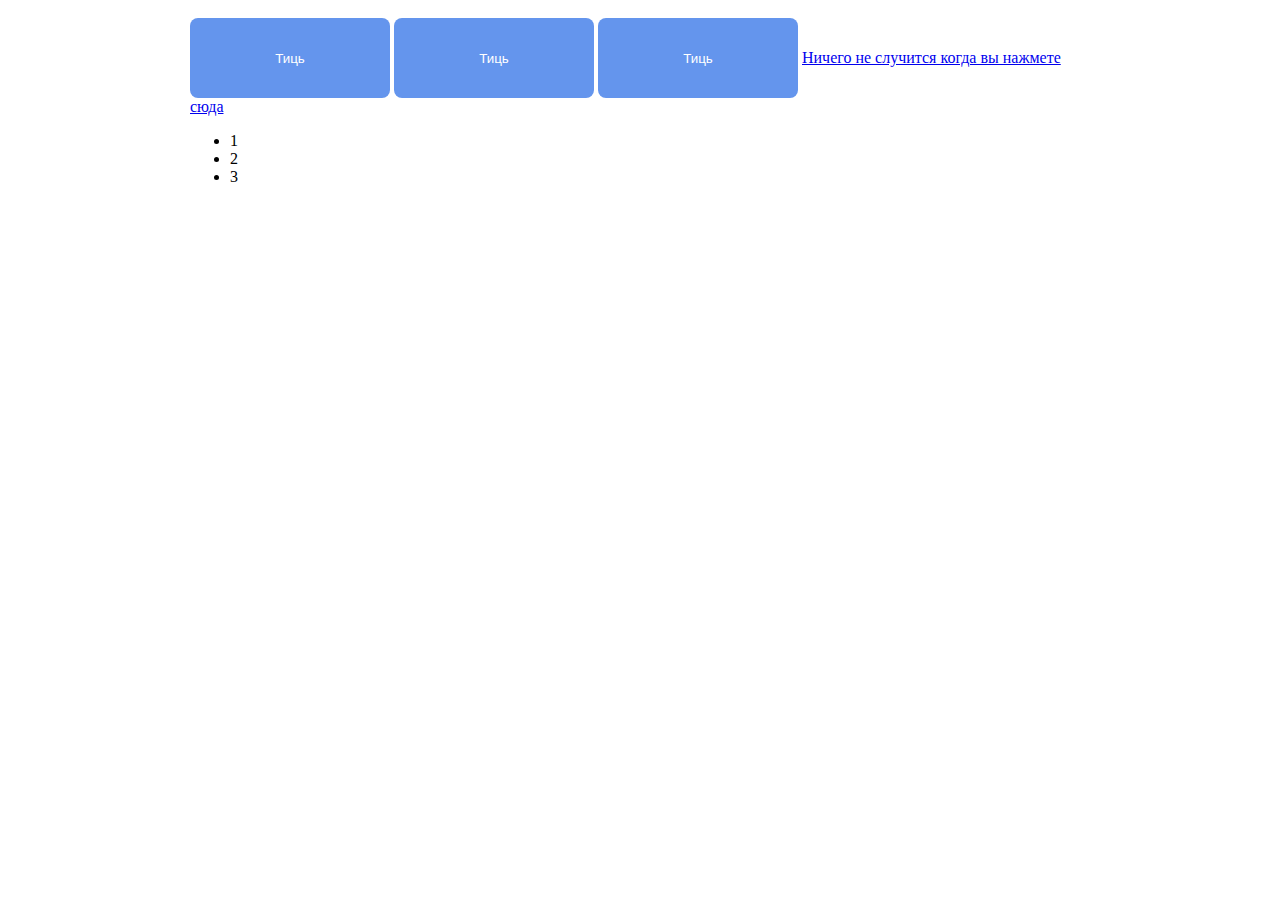
<file: index.html>
<!DOCTYPE html>
<html lang="ru">
   <head>
      <meta charset="utf-8" />
      <meta http-equiv="X-UA-Compatible" content="IE=edge" />
      <title>JavaScript</title>
      <link rel="stylesheet" href="css/style.css" />
   </head>
   <body>
      <div class="container">
         <button class="first__btn">Тиць</button>
         <button class="second__btn">Тиць</button>
         <button class="second__btn">Тиць</button>

         <a href="#">Ничего не случится когда вы нажмете сюда</a>

         <ul>
            <li>1</li>
            <li data-current="2">2</li>
            <li>3</li>
         </ul>
      </div>

      <!-- <script src="js/script.js"></script> -->
      <!-- <script src="./js/cases.js"></script> -->
      <!-- <script src="./js/dom_nav.js"></script> -->
      <script src="./js/rekursia.js"></script>
   </body>
</html>
</file>
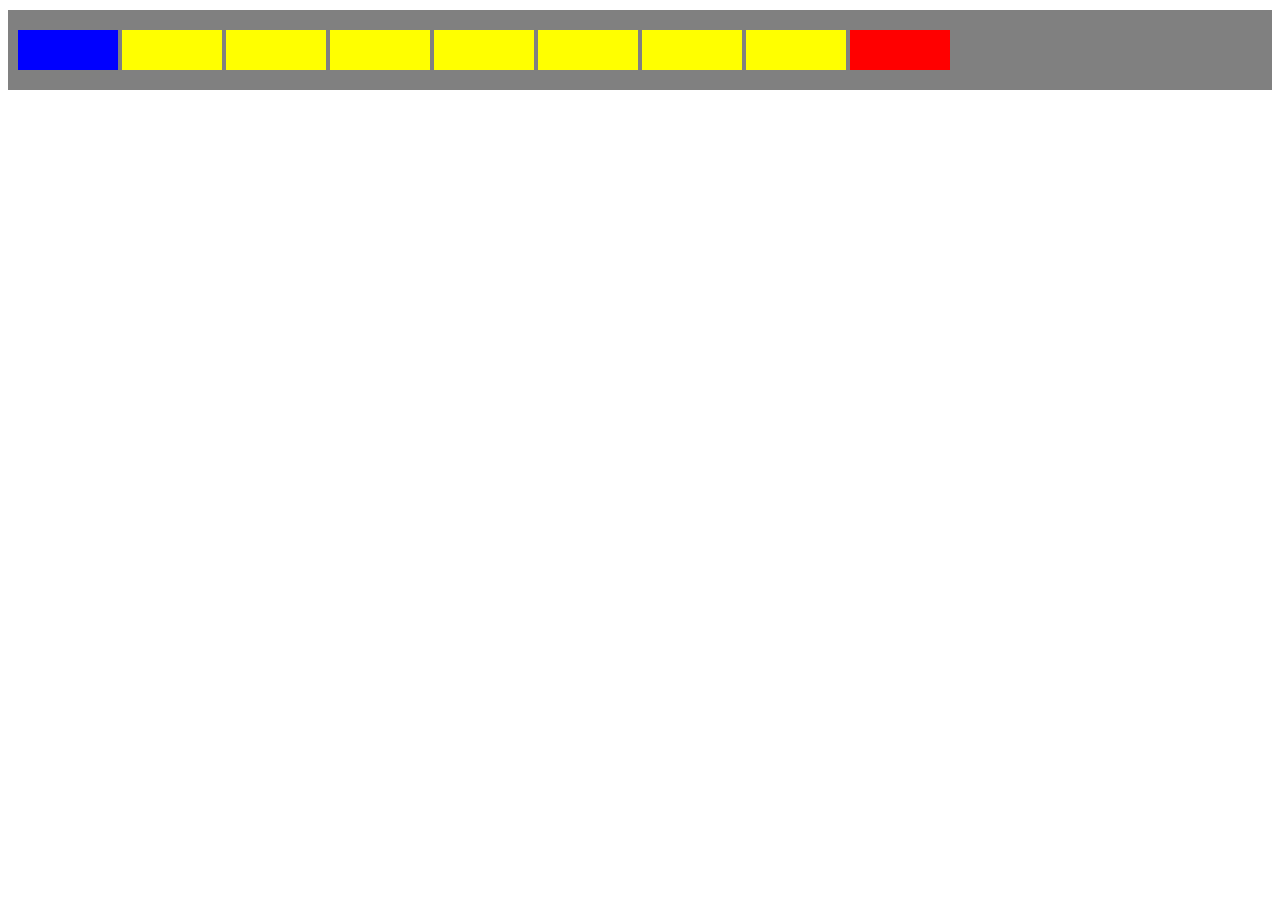
<file: classList/index.html>
<!DOCTYPE html>
<html lang="ru">
	<head>
		<meta charset="utf-8" />
		<meta http-equiv="X-UA-Compatible" content="IE=edge" />
		<title>JavaScript</title>
		<link rel="stylesheet" href="style.css" />
	</head>
	<body>
		<div id="first" class="btn-block">
			<button class="blue some"></button>
			<button></button>
			<button></button>
			<button></button>
			<button></button>
			<button></button>
			<button></button>
			<button></button>
		</div>

		<script src="./script.js"></script>
	</body>
</html>
</file>
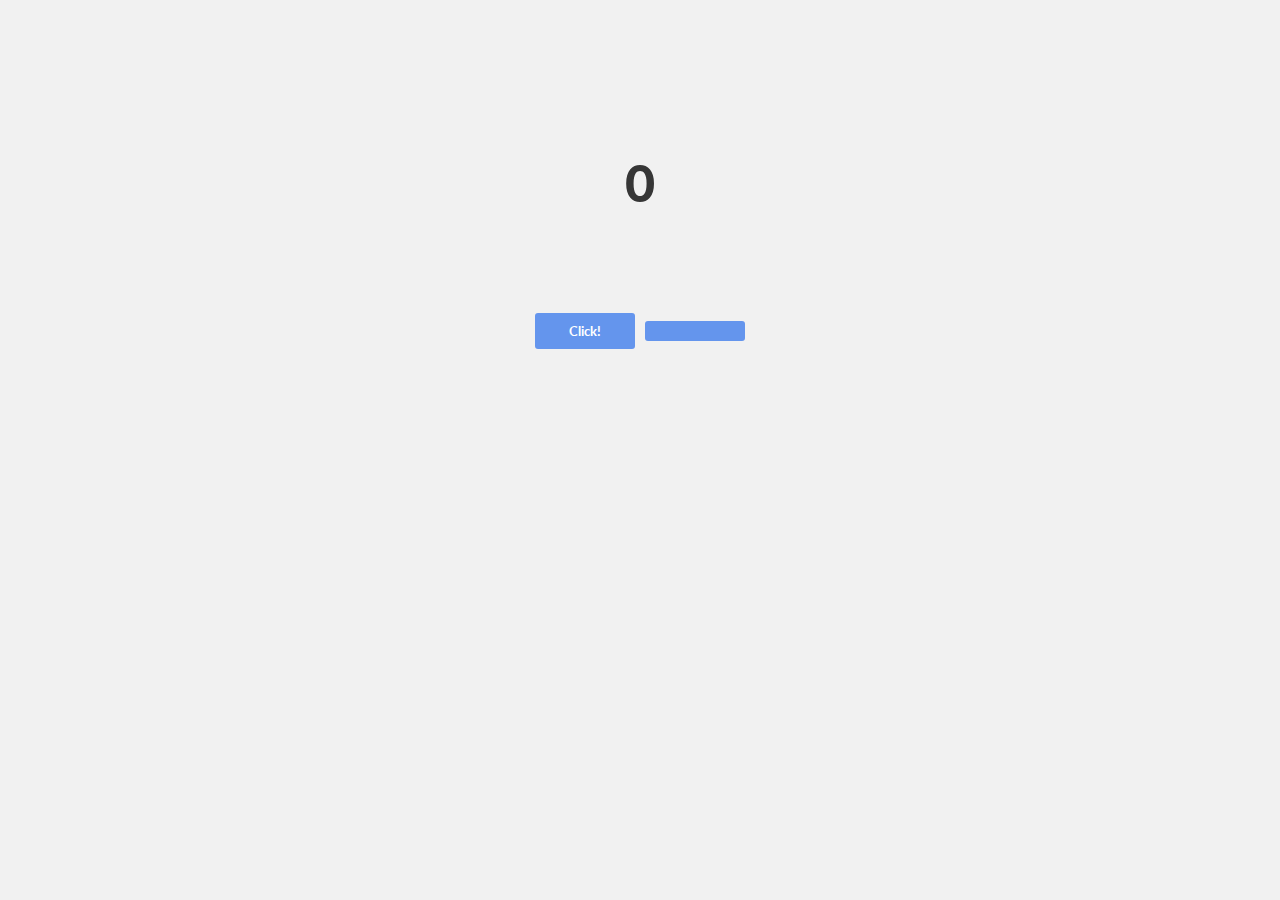
<file: clicker/index.html>
<!DOCTYPE html>
<html lang="en">
   <head>
      <meta charset="UTF-8" />
      <meta http-equiv="X-UA-Compatible" content="IE=edge" />
      <meta name="viewport" content="width=device-width, initial-scale=1.0" />
      <title>Clicker</title>

      <link rel="stylesheet" href="./style.css" />
      <link rel="preconnect" href="https://fonts.googleapis.com" />
      <link rel="preconnect" href="https://fonts.gstatic.com" crossorigin />
      <link
         href="https://fonts.googleapis.com/css2?family=Lato:wght@400;700;900&display=swap"
         rel="stylesheet"
      />
   </head>
   <body>
      <div class="wrapper">
         <h2 class="score">0</h2>
         <ul class="btns__list">
            <button class="score_up game__btn">Click!</button>
            <button class="upgrade game__btn"></button>
         </ul>
      </div>
   </body>
</html>
</file>
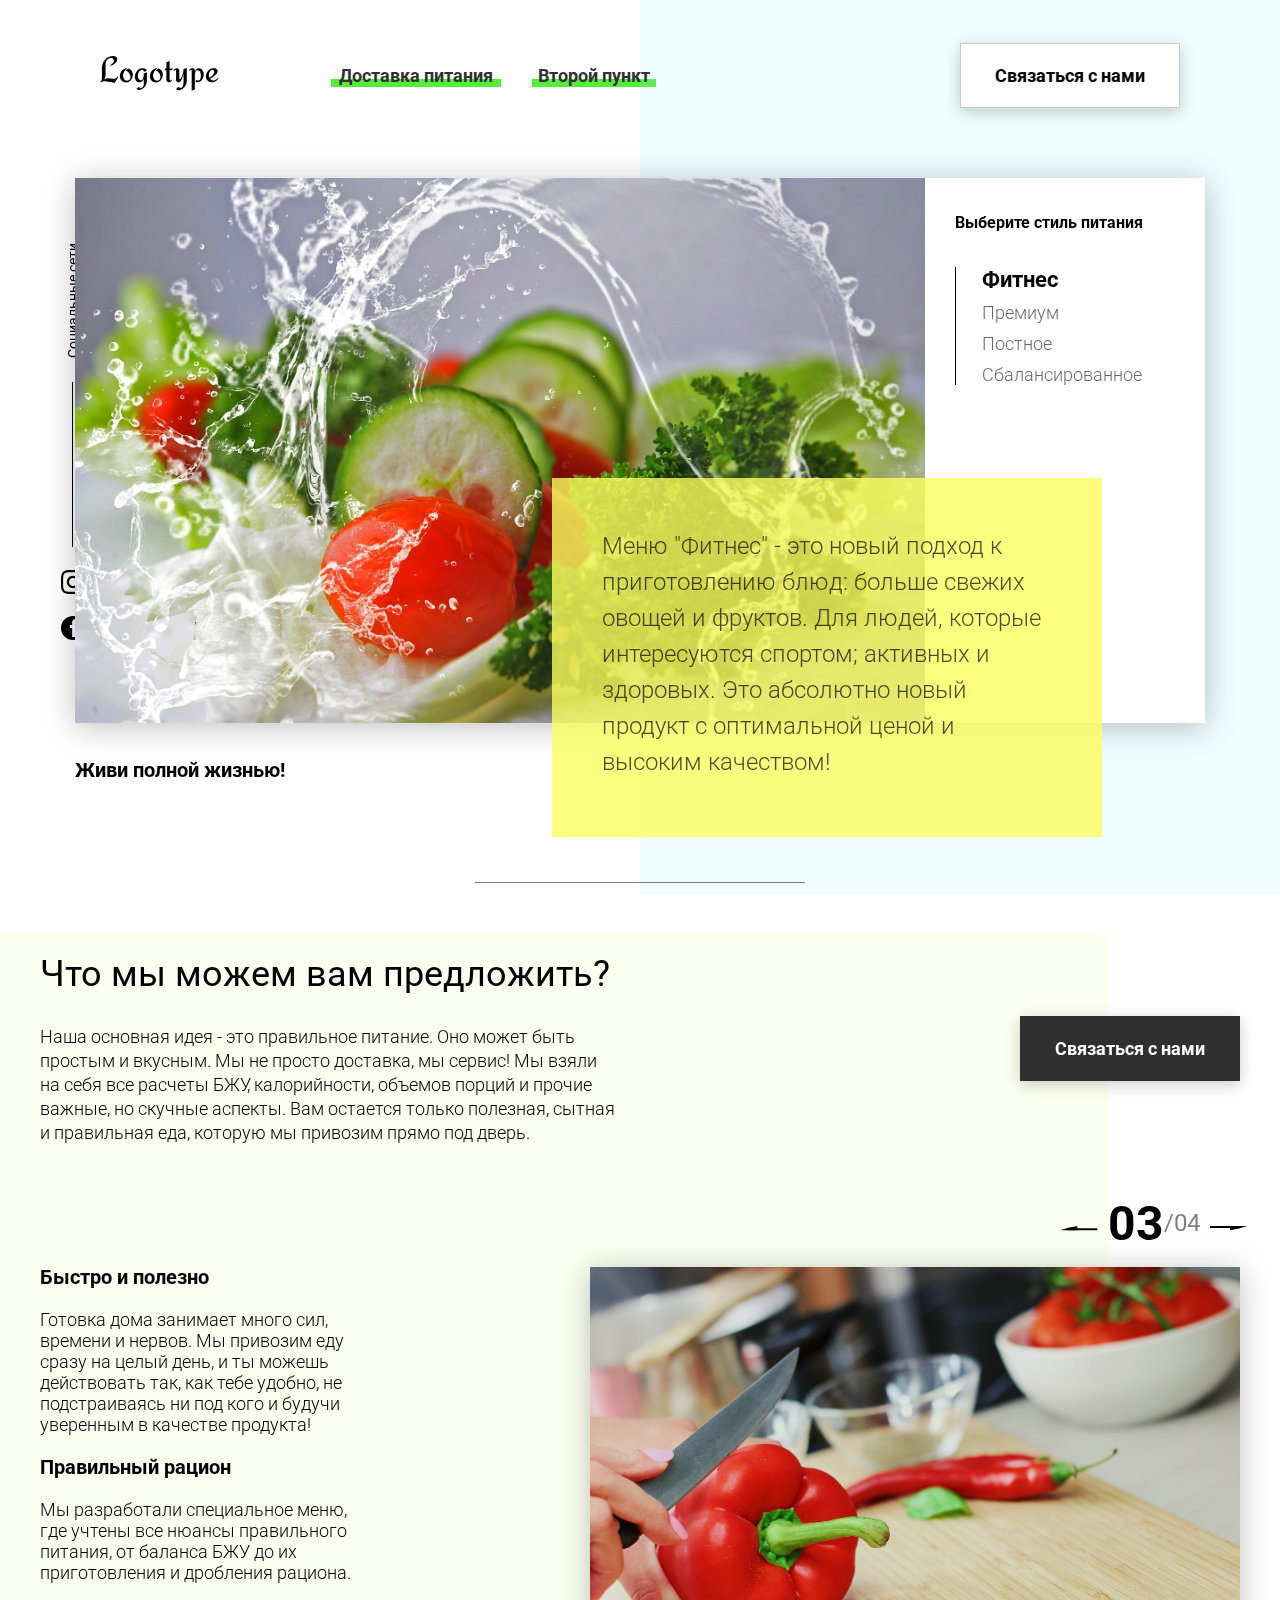
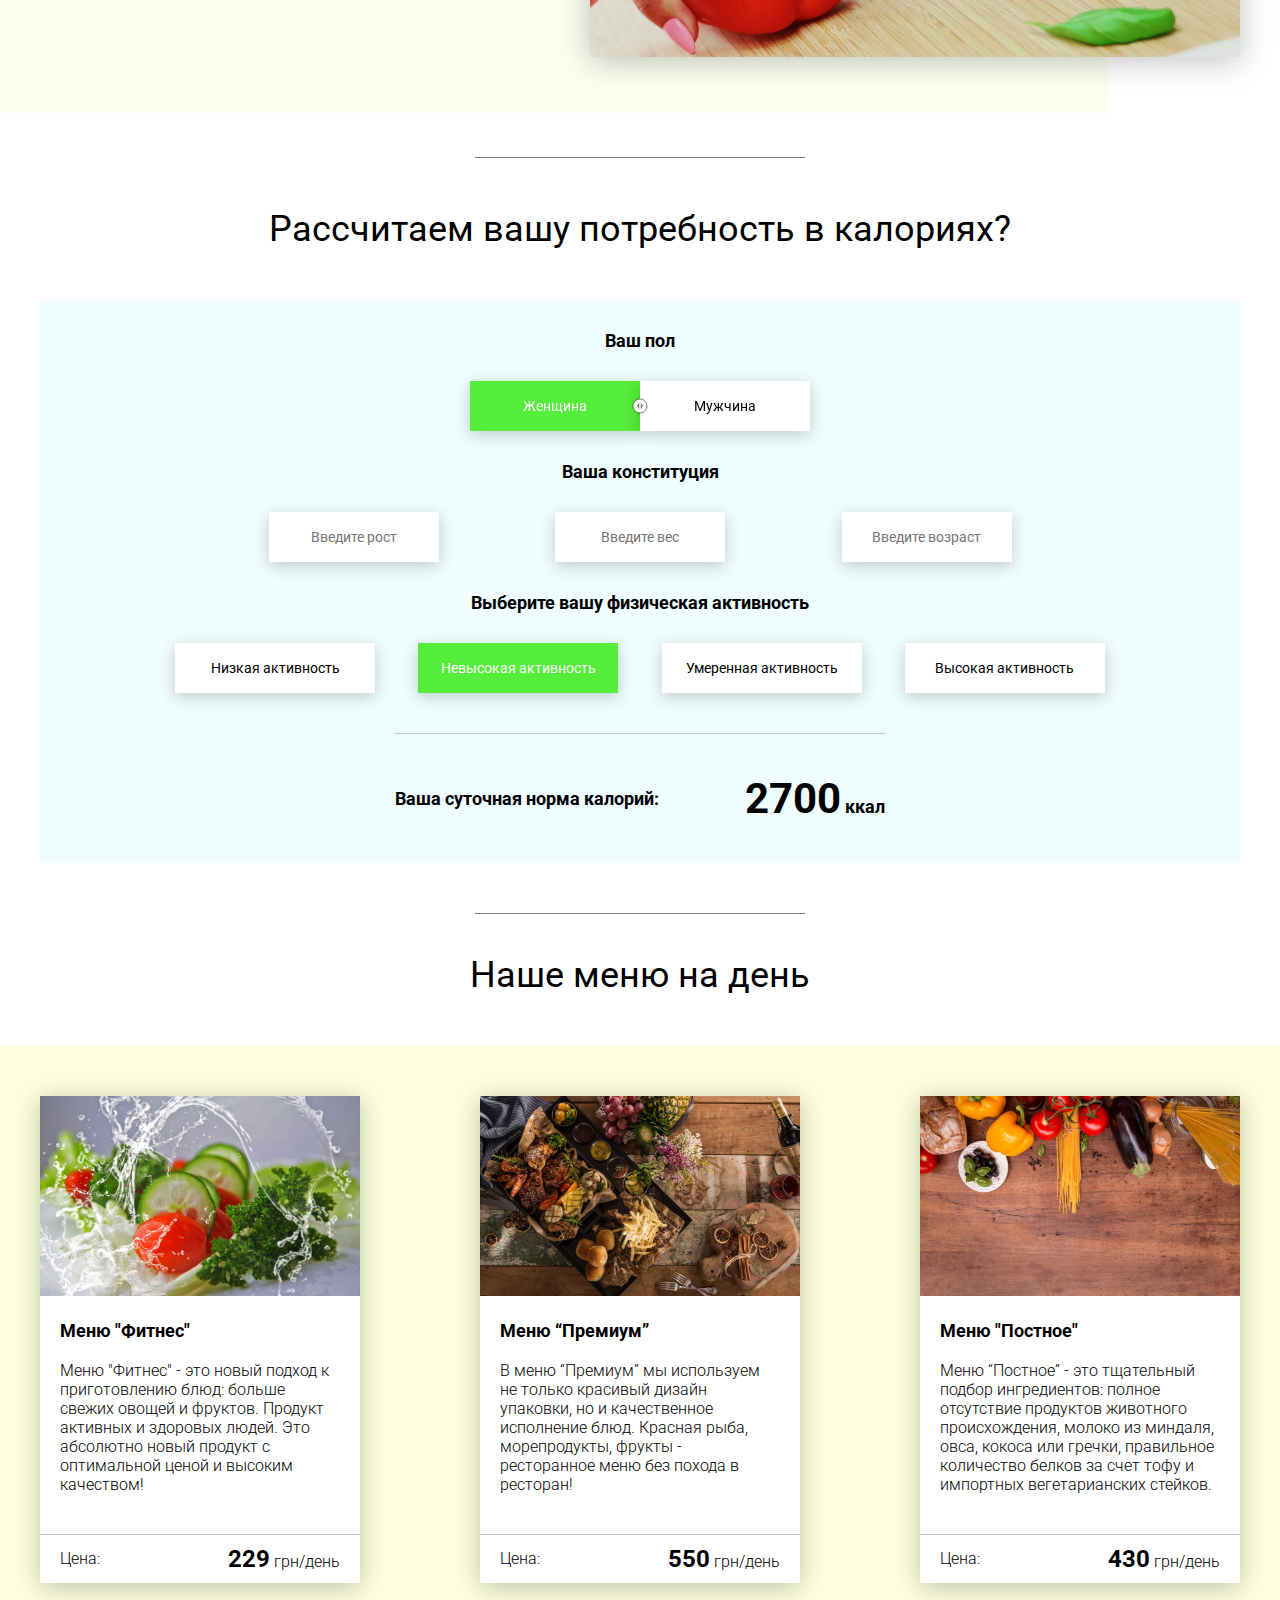
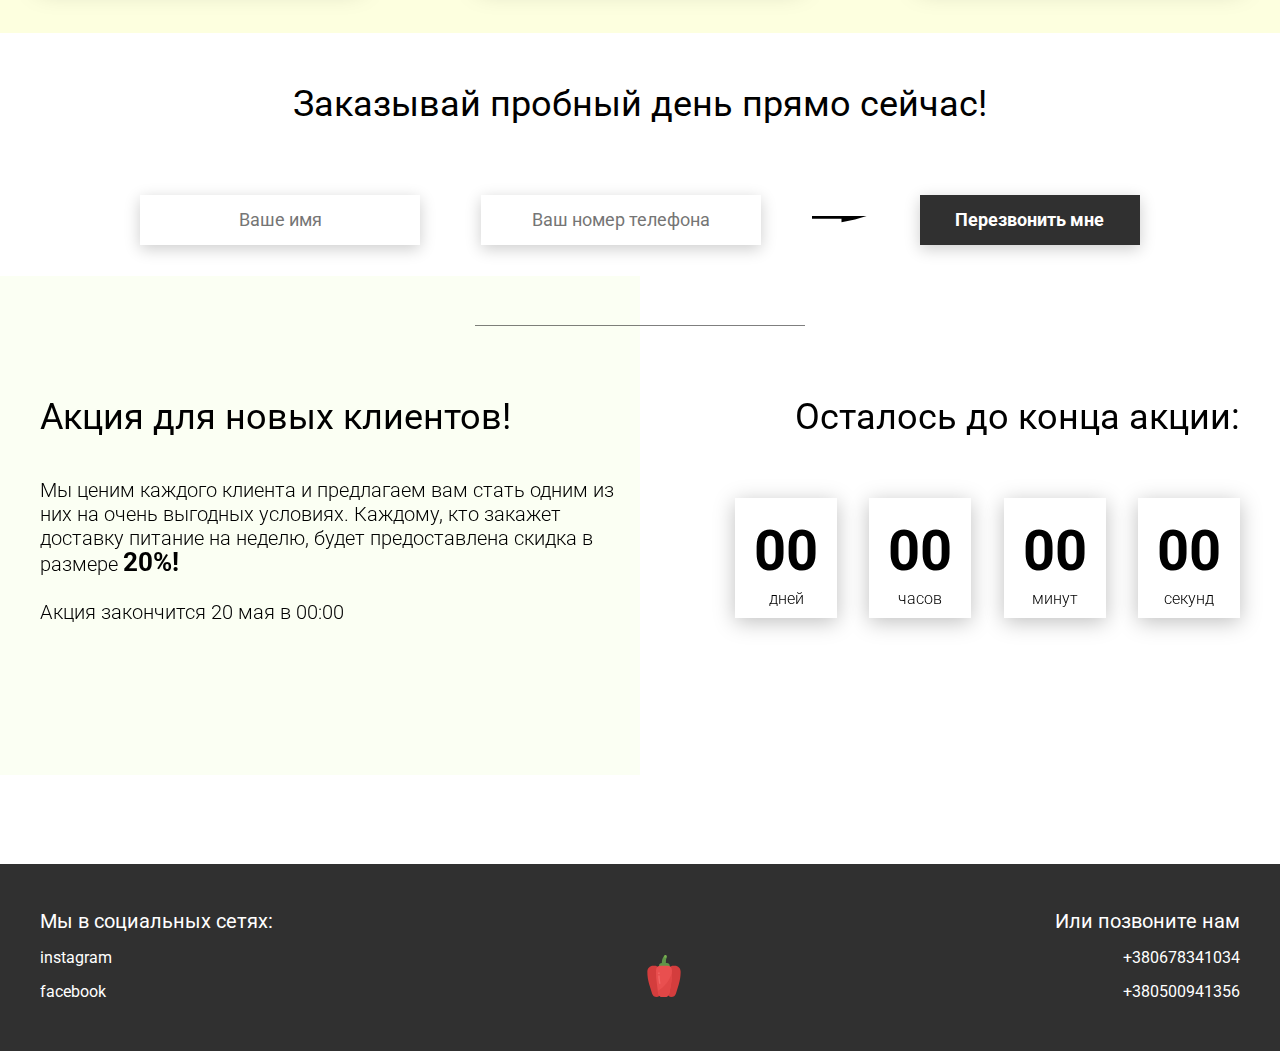
<file: Food/index.html>
<!DOCTYPE html>
<html lang="en">
	<head>
		<meta charset="UTF-8" />
		<meta name="viewport" content="width=device-width, initial-scale=1.0" />
		<title>Food</title>
		<link rel="stylesheet" href="css/style.css" />
	</head>
	<body>
		<header class="header">
			<div class="header__left-block">
				<div class="header__logo">
					<img src="icons/logo.svg" alt="Логотип" />
				</div>
				<nav class="header__links">
					<a href="#" class="header__link">Доставка питания</a>
					<a href="#" class="header__link">Второй пункт</a>
				</nav>
			</div>
			<div class="header__right-block">
				<button class="btn btn_white">Связаться с нами</button>
			</div>
		</header>
		<div class="sidepanel">
			<div class="sidepanel__text"><span>Социальные сети</span></div>
			<div class="sidepanel__divider"></div>
			<a href="#" class="sidepanel__icon">
				<img src="icons/instagram.svg" alt="instagram" />
			</a>
			<a href="#" class="sidepanel__icon">
				<img src="icons/facebook.svg" alt="facebook" />
			</a>
		</div>

		<div class="preview">
			<div class="bgc_blue"></div>
			<div class="container">
				<div class="tabcontainer">
					<div class="tabcontent">
						<img src="img/tabs/vegy.jpg" alt="vegy" />
						<div class="tabcontent__descr">
							Меню "Фитнес" - это новый подход к приготовлению
							блюд: больше свежих овощей и фруктов. Для людей,
							которые интересуются спортом; активных и здоровых.
							Это абсолютно новый продукт с оптимальной ценой и
							высоким качеством!
						</div>
					</div>
					<div class="tabcontent">
						<img src="img/tabs/elite.jpg" alt="elite" />
						<div class="tabcontent__descr">
							Меню “Премиум” - мы используем не только красивый
							дизайн упаковки, но и качественное исполнение блюд.
							Красная рыба, морепродукты, фрукты - ресторанное
							меню без похода в ресторан!
						</div>
					</div>
					<div class="tabcontent">
						<img src="img/tabs/post.jpg" alt="post" />
						<div class="tabcontent__descr">
							Наше специальное “Постное меню” - это тщательный
							подбор ингредиентов: полное отсутствие продуктов
							животного происхождения. Полная гармония с собой и
							природой в каждом элементе! Все будет Ом!
						</div>
					</div>
					<div class="tabcontent">
						<img src="img/tabs/vegy.jpg" alt="vegy" />
						<div class="tabcontent__descr">
							Меню "Сбалансированное" - это соответствие вашего
							рациона всем научным рекомендациям. Мы тщательно
							просчитываем вашу потребность в к/б/ж/у и создаем
							лучшие блюда для вас.
						</div>
					</div>
					<div class="tabheader">
						<h3>Выберите стиль питания</h3>
						<div class="tabheader__items">
							<div class="tabheader__item tabheader__item_active">
								Фитнес
							</div>
							<div class="tabheader__item">Премиум</div>
							<div class="tabheader__item">Постное</div>
							<div class="tabheader__item">Сбалансированное</div>
						</div>
					</div>
				</div>
				<div class="preview__life">Живи полной жизнью!</div>
			</div>
		</div>

		<div class="divider"></div>

		<div class="offer">
			<div class="bgc_y"></div>
			<div class="container">
				<div class="offer__text">
					<h2 class="title">Что мы можем вам предложить?</h2>
					<div class="offer__descr">
						Наша основная идея - это правильное питание. Оно может
						быть простым и вкусным. Мы не просто доставка, мы
						сервис! Мы взяли на себя все расчеты БЖУ, калорийности,
						объемов порций и прочие важные, но скучные аспекты. Вам
						остается только полезная, сытная и правильная еда,
						которую мы привозим прямо под дверь.
					</div>
				</div>
				<div class="offer__action">
					<button class="btn btn_dark">Связаться с нами</button>
				</div>
			</div>
			<div class="container">
				<div class="offer__advantages">
					<h2>Быстро и полезно</h2>
					<div class="offer__advantages-text">
						Готовка дома занимает много сил, времени и нервов. Мы
						привозим еду сразу на целый день, и ты можешь
						действовать так, как тебе удобно, не подстраиваясь ни
						под кого и будучи уверенным в качестве продукта!
					</div>
					<h2>Правильный рацион</h2>
					<div class="offer__advantages-text">
						Мы разработали специальное меню, где учтены все нюансы
						правильного питания, от баланса БЖУ до их приготовления
						и дробления рациона.
					</div>
				</div>
				<div class="offer__slider">
					<div class="offer__slider-counter">
						<div class="offer__slider-prev">
							<img src="icons/left.svg" alt="prev" />
						</div>
						<span id="current">03</span>
						/
						<span id="total">04</span>
						<div class="offer__slider-next">
							<img src="icons/right.svg" alt="next" />
						</div>
					</div>
					<div class="offer__slider-wrapper">
						<div class="offer__slide">
							<img src="img/slider/pepper.jpg" alt="pepper" />
						</div>
						<!-- <div class="offer__slide">
                        <img src="img/slider/food-12.jpg" alt="food">
                    </div>
                    <div class="offer__slide">
                        <img src="img/slider/olive-oil.jpg" alt="oil">
                    </div>
                    <div class="offer__slide">
                        <img src="img/slider/paprika.jpg" alt="paprika">
                    </div> -->
					</div>
				</div>
			</div>
		</div>

		<div class="divider"></div>

		<div class="calculating">
			<div class="container">
				<h2 class="title">Рассчитаем вашу потребность в калориях?</h2>
				<div class="calculating__field">
					<div class="calculating__subtitle">Ваш пол</div>
					<div class="calculating__choose" id="gender">
						<div
							class="calculating__choose-item calculating__choose-item_active"
						>
							Женщина
						</div>
						<div class="calculating__choose-item">Мужчина</div>
					</div>

					<div class="calculating__subtitle">Ваша конституция</div>
					<div class="calculating__choose calculating__choose_medium">
						<input
							type="text"
							id="height"
							placeholder="Введите рост"
							class="calculating__choose-item"
						/>
						<input
							type="text"
							id="weight"
							placeholder="Введите вес"
							class="calculating__choose-item"
						/>
						<input
							type="text"
							id="age"
							placeholder="Введите возраст"
							class="calculating__choose-item"
						/>
					</div>

					<div class="calculating__subtitle">
						Выберите вашу физическая активность
					</div>
					<div class="calculating__choose calculating__choose_big">
						<div id="low" class="calculating__choose-item">
							Низкая активность
						</div>
						<div
							id="small"
							class="calculating__choose-item calculating__choose-item_active"
						>
							Невысокая активность
						</div>
						<div id="medium" class="calculating__choose-item">
							Умеренная активность
						</div>
						<div id="high" class="calculating__choose-item">
							Высокая активность
						</div>
					</div>

					<div class="calculating__divider"></div>

					<div class="calculating__total">
						<div class="calculating__subtitle">
							Ваша суточная норма калорий:
						</div>
						<div class="calculating__result">
							<span>2700</span> ккал
						</div>
					</div>
				</div>
			</div>
		</div>

		<div class="divider"></div>

		<div class="menu">
			<h2 class="title">Наше меню на день</h2>

			<div class="menu__field">
				<div class="container">
					<div class="menu__item">
						<img src="img/tabs/vegy.jpg" alt="vegy" />
						<h3 class="menu__item-subtitle">Меню "Фитнес"</h3>
						<div class="menu__item-descr">
							Меню "Фитнес" - это новый подход к приготовлению
							блюд: больше свежих овощей и фруктов. Продукт
							активных и здоровых людей. Это абсолютно новый
							продукт с оптимальной ценой и высоким качеством!
						</div>
						<div class="menu__item-divider"></div>
						<div class="menu__item-price">
							<div class="menu__item-cost">Цена:</div>
							<div class="menu__item-total">
								<span>229</span> грн/день
							</div>
						</div>
					</div>
					<div class="menu__item">
						<img src="img/tabs/elite.jpg" alt="elite" />
						<h3 class="menu__item-subtitle">Меню “Премиум”</h3>
						<div class="menu__item-descr">
							В меню “Премиум” мы используем не только красивый
							дизайн упаковки, но и качественное исполнение блюд.
							Красная рыба, морепродукты, фрукты - ресторанное
							меню без похода в ресторан!
						</div>
						<div class="menu__item-divider"></div>
						<div class="menu__item-price">
							<div class="menu__item-cost">Цена:</div>
							<div class="menu__item-total">
								<span>550</span> грн/день
							</div>
						</div>
					</div>
					<div class="menu__item">
						<img src="img/tabs/post.jpg" alt="post" />
						<h3 class="menu__item-subtitle">Меню "Постное"</h3>
						<div class="menu__item-descr">
							Меню “Постное” - это тщательный подбор ингредиентов:
							полное отсутствие продуктов животного происхождения,
							молоко из миндаля, овса, кокоса или гречки,
							правильное количество белков за счет тофу и
							импортных вегетарианских стейков.
						</div>
						<div class="menu__item-divider"></div>
						<div class="menu__item-price">
							<div class="menu__item-cost">Цена:</div>
							<div class="menu__item-total">
								<span>430</span> грн/день
							</div>
						</div>
					</div>
				</div>
			</div>
		</div>

		<div class="order">
			<div class="container">
				<div class="title">Заказывай пробный день прямо сейчас!</div>
				<form action="#" class="order__form">
					<input
						required
						placeholder="Ваше имя"
						name="name"
						type="text"
						class="order__input"
					/>
					<input
						required
						placeholder="Ваш номер телефона"
						name="phone"
						type="phone"
						class="order__input"
					/>
					<img src="icons/right.svg" alt="right" />
					<button class="btn btn_dark btn_min">
						Перезвонить мне
					</button>
				</form>
			</div>
		</div>

		<div class="divider"></div>

		<div class="promotion">
			<div class="bgc_y"></div>
			<div class="container">
				<div class="promotion__text">
					<div class="title">Акция для новых клиентов!</div>
					<div class="promotion__descr">
						Мы ценим каждого клиента и предлагаем вам стать одним из
						них на очень выгодных условиях. Каждому, кто закажет
						доставку питание на неделю, будет предоставлена скидка в
						размере <span>20%!</span> <br /><br />
						Акция закончится 20 мая в 00:00
					</div>
				</div>
				<div class="promotion__timer">
					<div class="title">Осталось до конца акции:</div>
					<div class="timer">
						<div class="timer__block">
							<span id="days">12</span>
							дней
						</div>
						<div class="timer__block">
							<span id="hours">20</span>
							часов
						</div>
						<div class="timer__block">
							<span id="minutes">56</span>
							минут
						</div>
						<div class="timer__block">
							<span id="seconds">20</span>
							секунд
						</div>
					</div>
				</div>
			</div>
		</div>

		<footer class="footer">
			<div class="container">
				<div class="social">
					<div class="subtitle">Мы в социальных сетях:</div>
					<a href="#" class="link">instagram</a>
					<a href="#" class="link">facebook</a>
				</div>
				<div class="pepper">
					<img src="icons/veg.svg" alt="pepper" />
				</div>
				<div class="call">
					<div class="subtitle">Или позвоните нам</div>
					<a href="#" class="link">+380678341034</a>
					<a href="#" class="link">+380500941356</a>
				</div>
			</div>
		</footer>

		<div class="modal">
			<div class="modal__dialog">
				<div class="modal__content">
					<form action="#">
						<div class="modal__close">&times;</div>
						<div class="modal__title">
							Мы свяжемся с вами как можно быстрее!
						</div>
						<input
							required
							placeholder="Ваше имя"
							name="name"
							type="text"
							class="modal__input"
						/>
						<input
							required
							placeholder="Ваш номер телефона"
							name="phone"
							type="phone"
							class="modal__input"
						/>
						<button class="btn btn_dark btn_min">
							Перезвонить мне
						</button>
					</form>
				</div>
			</div>
		</div>

		<script src="./js/tabs.js"></script>
		<script src="./js/script.js"></script>
	</body>
</html>
</file>
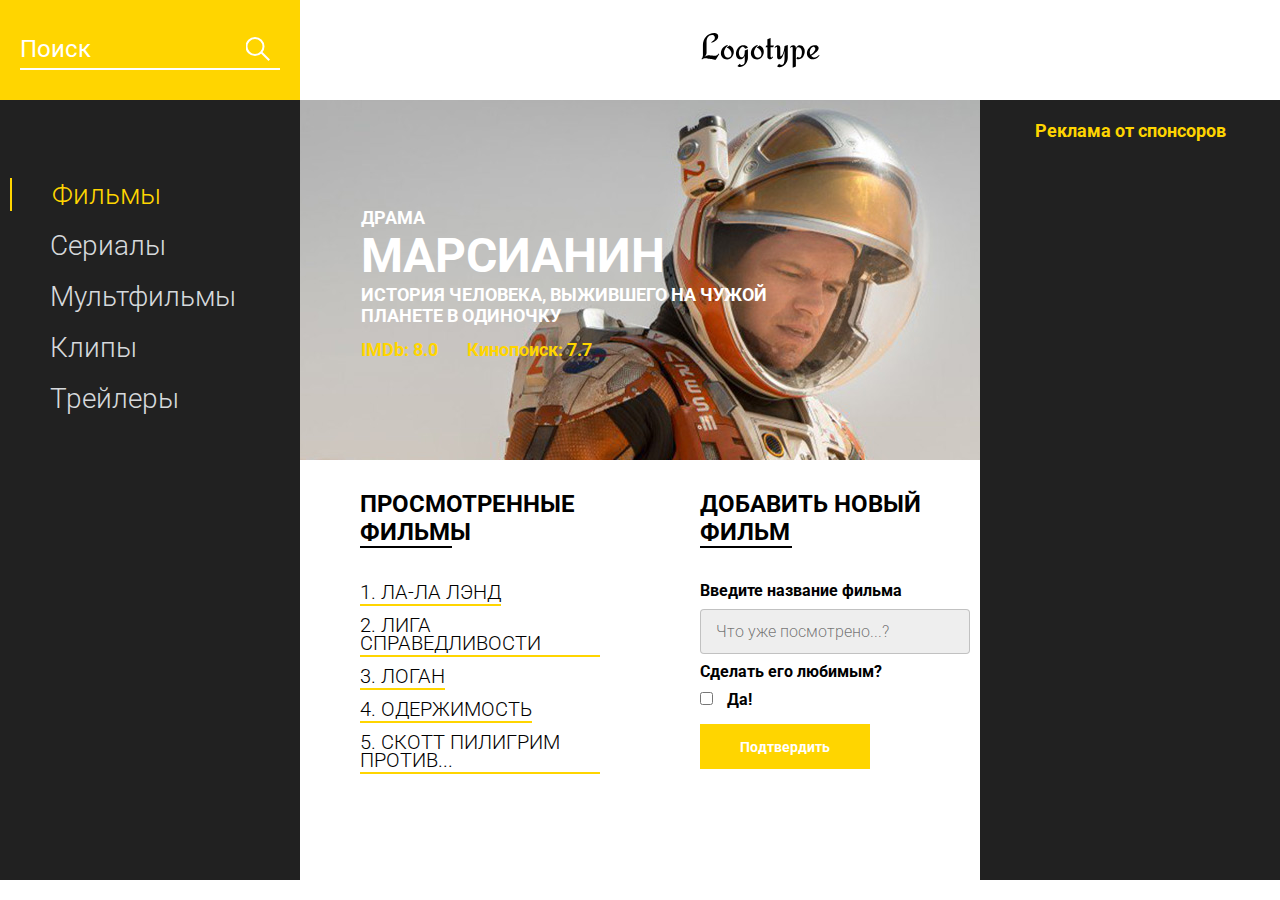
<file: practise_DOM/index.html>
<!DOCTYPE html>
<html lang="en">
	<head>
		<meta charset="UTF-8" />
		<meta name="viewport" content="width=device-width, initial-scale=1.0" />
		<title>Movie DB</title>
		<link
			href="https://fonts.googleapis.com/css?family=Roboto:300,400,700&display=swap&subset=cyrillic-ext"
			rel="stylesheet"
		/>
		<link rel="stylesheet" href="css/style.min.css" />
	</head>
	<body>
		<script defer src="js/script.js"></script>

		<header class="header">
			<div class="header__search">
				<form action="#">
					<input type="text" placeholder="Поиск" />
				</form>
			</div>
			<div class="header__logo">
				<img src="icons/Logotype.svg" alt="logo" />
			</div>
		</header>
		<main class="promo">
			<div class="promo__menu">
				<nav class="promo__menu-list">
					<ul>
						<li>
							<a
								class="promo__menu-item promo__menu-item_active"
								href="#"
								>Фильмы</a
							>
						</li>
						<li>
							<a class="promo__menu-item" href="#">Сериалы</a>
						</li>
						<li>
							<a class="promo__menu-item" href="#">Мультфильмы</a>
						</li>
						<li><a class="promo__menu-item" href="#">Клипы</a></li>
						<li>
							<a class="promo__menu-item" href="#">Трейлеры</a>
						</li>
					</ul>
				</nav>
			</div>
			<div class="promo__content">
				<div class="promo__bg">
					<div class="promo__genre">КОМЕДИЯ</div>
					<div class="promo__title">МАРСИАНИН</div>
					<div class="promo__descr">
						ИСТОРИЯ ЧЕЛОВЕКА, ВЫЖИВШЕГО НА ЧУЖОЙ ПЛАНЕТЕ В ОДИНОЧКУ
					</div>
					<div class="promo__ratings">
						<span>IMDb: 8.0</span>
						<span>Кинопоиск: 7.7</span>
					</div>
				</div>
				<div class="promo__interactive">
					<div>
						<div class="promo__interactive-title">
							ПРОСМОТРЕННЫЕ ФИЛЬМЫ
						</div>
						<ul class="promo__interactive-list">
							<li class="promo__interactive-item">
								ЛОГАН
								<div class="delete"></div>
							</li>
							<li class="promo__interactive-item">
								ЛИГА СПРАВЕДЛИВОСТИ
								<div class="delete"></div>
							</li>
							<li class="promo__interactive-item">
								ЛА-ЛА ЛЭНД
								<div class="delete"></div>
							</li>
							<li class="promo__interactive-item">
								ОДЕРЖИМОСТЬ
								<div class="delete"></div>
							</li>
							<li class="promo__interactive-item">
								СКОТТ ПИЛИГРИМ ПРОТИВ...
								<div class="delete"></div>
							</li>
						</ul>
					</div>
					<div>
						<form class="add">
							<div class="promo__interactive-title">
								ДОБАВИТЬ НОВЫЙ ФИЛЬМ
							</div>
							<span>Введите название фильма</span>
							<input
								class="adding__input"
								type="text"
								placeholder="Что уже посмотрено...?"
							/>
							<span>Сделать его любимым?</span>
							<input id="isFavorite" type="checkbox" />
							<span class="yes">Да!</span>
							<button id="addMovie">Подтвердить</button>
						</form>
					</div>
				</div>
			</div>
			<div class="promo__adv">
				<div class="promo__adv-title">Реклама от спонсоров</div>
				<img src="img/content_1.jpg" alt="some picture" />
				<img src="img/content_2.jpg" alt="some picture" />
				<img src="img/content_3.png" alt="some picture" />
			</div>
		</main>
	</body>
</html>
</file>
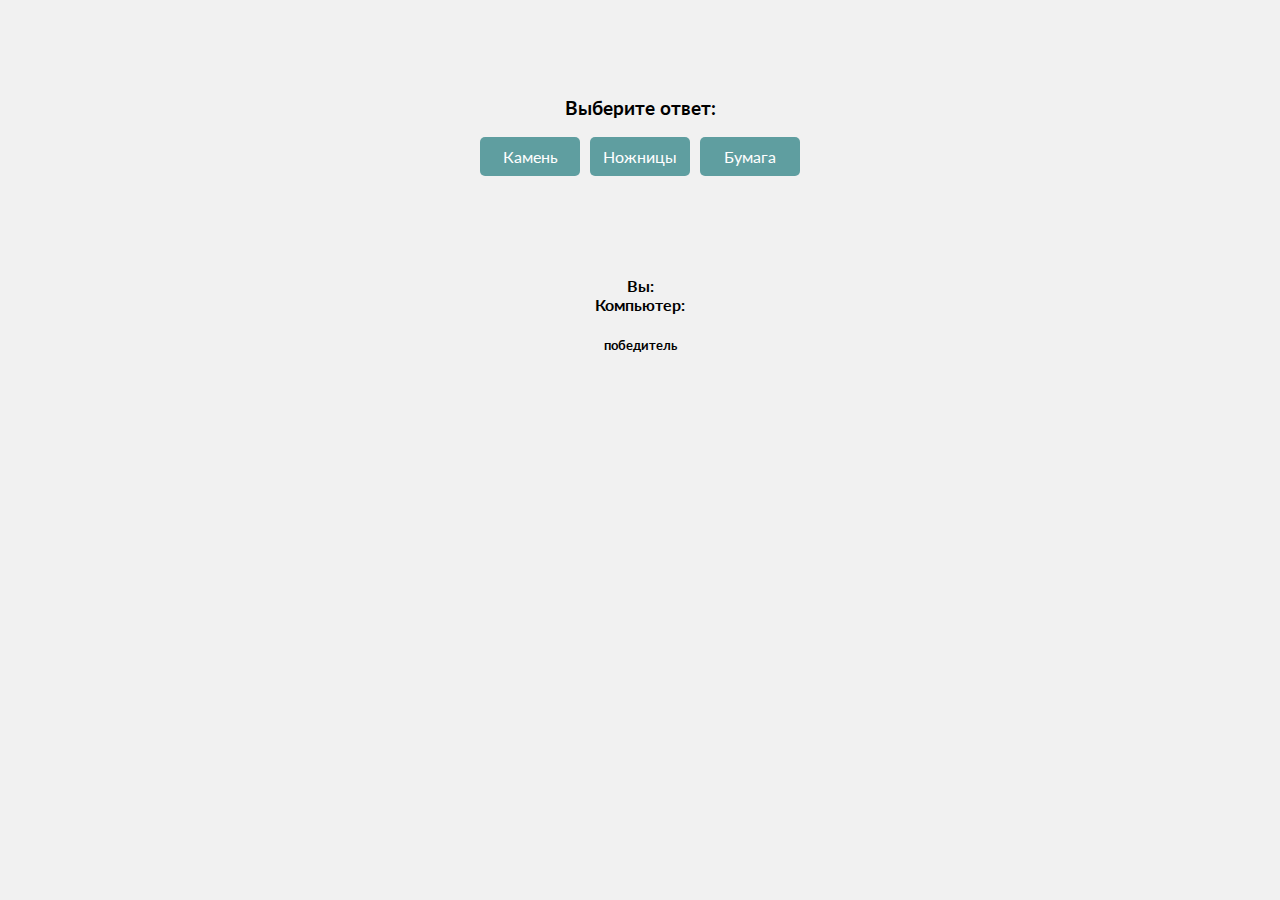
<file: psr/index.html>
<!DOCTYPE html>
<html lang="en">
	<head>
		<meta charset="UTF-8" />
		<meta http-equiv="X-UA-Compatible" content="IE=edge" />
		<meta name="viewport" content="width=device-width, initial-scale=1.0" />
		<title>Камень ножни бумака</title>

		<link rel="stylesheet" href="./style.css" />
		<link rel="preconnect" href="https://fonts.googleapis.com" />
		<link rel="preconnect" href="https://fonts.gstatic.com" crossorigin />
		<link
			href="https://fonts.googleapis.com/css2?family=Lato:wght@400;700;900&display=swap"
			rel="stylesheet"
		/>
	</head>
	<body>
		<div class="wrapper">
			<h3>Выберите ответ:</h3>
			<div class="controls">
				<button class="game_btn" id="rock">Камень</button>
				<button class="game_btn" id="scissors">Ножницы</button>
				<button class="game_btn" id="paper">Бумага</button>
			</div>

			<div class="results" id="results">
				<h4>Вы:</h4>
				<p class="user_answer"></p>
				<br />
				<h4>Компьютер:</h4>
				<p class="pc_answer"></p>

				<h5>победитель</h5>
				<h2 class="winner"></h2>
			</div>
		</div>
		<script src="./app.js"></script>
	</body>
</html>
</file>
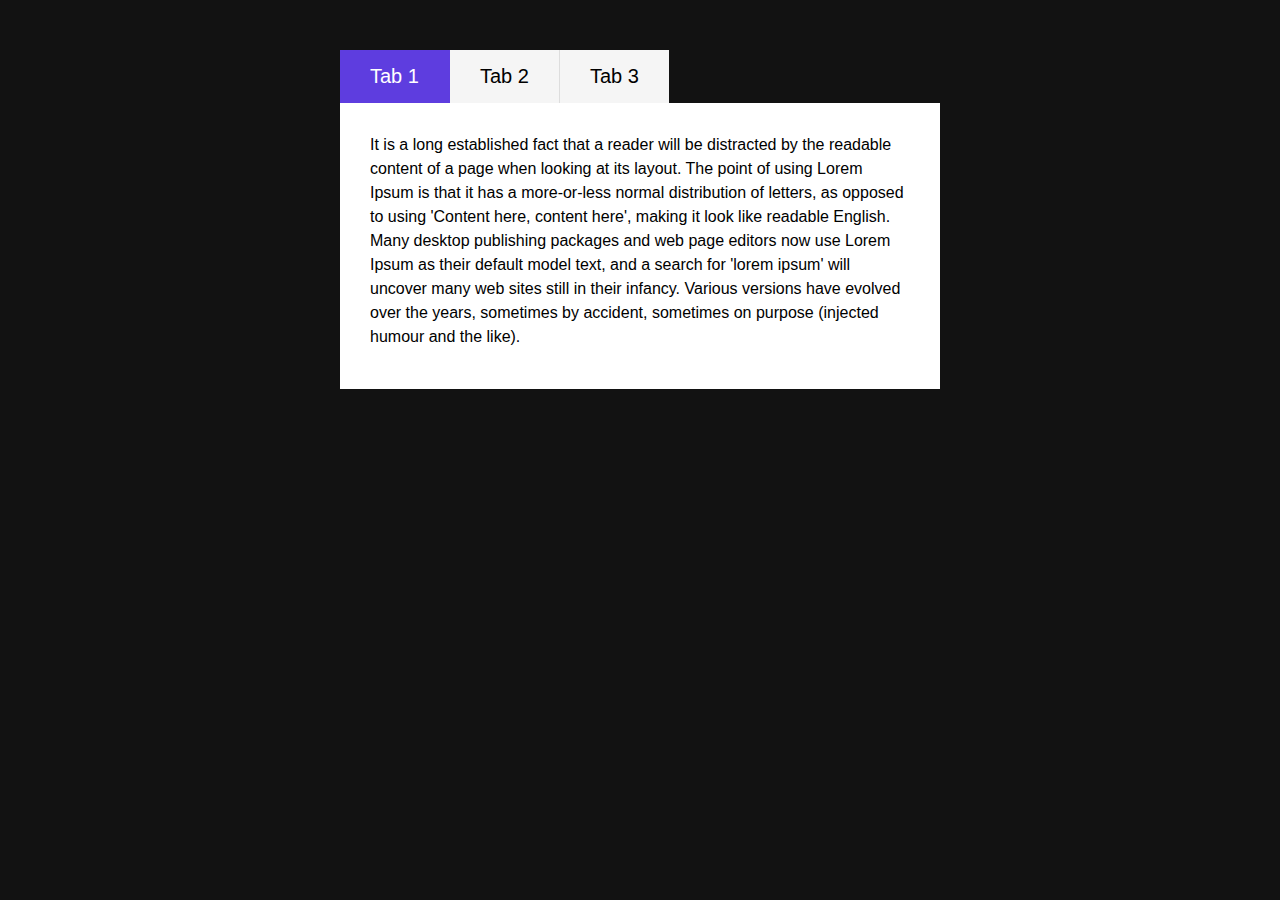
<file: tabs_brainscloud/index.html>
<!DOCTYPE html>
<html lang="en">
	<head>
		<meta charset="UTF-8" />
		<link rel="stylesheet" href="style.css" />
		<meta name="viewport" content="width=device-width, initial-scale=1.0" />
		<title>Tabs js</title>
	</head>
	<body>
		<div class="tabs">
			<div class="tabs__nav">
				<button
					class="tabs__nav-btn active"
					type="button"
					data-tab="#tab_1"
				>
					Tab 1
				</button>
				<button class="tabs__nav-btn" type="button" data-tab="#tab_2">
					Tab 2
				</button>
				<button class="tabs__nav-btn" type="button" data-tab="#tab_3">
					Tab 3
				</button>
			</div>
			<div class="tabs__content">
				<div id="tab_1" class="tabs__item active">
					<p>
						It is a long established fact that a reader will be
						distracted by the readable content of a page when
						looking at its layout. The point of using Lorem Ipsum is
						that it has a more-or-less normal distribution of
						letters, as opposed to using 'Content here, content
						here', making it look like readable English. Many
						desktop publishing packages and web page editors now use
						Lorem Ipsum as their default model text, and a search
						for 'lorem ipsum' will uncover many web sites still in
						their infancy. Various versions have evolved over the
						years, sometimes by accident, sometimes on purpose
						(injected humour and the like).
					</p>
				</div>

				<div id="tab_2" class="tabs__item">
					<p>
						It is a long established fact that a reader will be
						distracted by the readable content of a page when
						looking at its layout. The point of using Lorem Ipsum is
						that it has a more-or-less normal distribution of
						letters, as opposed to using 'Content here, content
						here', making it look like readable English.
					</p>
				</div>

				<div id="tab_3" class="tabs__item">
					<p>
						The point of using Lorem Ipsum is that it has a
						more-or-less normal distribution of letters, as opposed
						to using 'Content here, content here', making it look
						like readable English. Many desktop publishing packages
						and web page editors now use Lorem Ipsum as their
						default model text, and a search for 'lorem ipsum' will
						uncover many web sites still in their infancy. Various
						versions have evolved over the years, sometimes by
						accident, sometimes on purpose (injected humour and the
						like).
					</p>
				</div>
			</div>
		</div>
		<script src="script.js"></script>
	</body>
</html>
</file>
<file: css/style.css>
.box {
   width: 150px;
   height: 150px;
   background-color: red;
}

.container {
   width: 900px;
   padding: 0 15px;
   margin: 0 auto;
}
button {
   width: 200px;
   height: 80px;
   margin-top: 10px;
   border: none;
   border-radius: 8px;
   background-color: cornflowerblue;
   color: #fff;
   cursor: pointer;
   outline: none;
}

.overlay {
   padding: 45px;
   background-color: paleturquoise;
}
</file>
<file: classList/style.css>
.box {
	position: absolute;
	width: 100px;
	height: 100px;
	background-color: blue;
}
.wrapper {
	position: relative;
	width: 400px;
	height: 400px;
	border: 3px solid red;
}
.btn-block {
	padding: 10px;
	background-color: grey;
	margin-top: 10px;
}
button {
	margin-bottom: 10px;
	margin-top: 10px;
	width: 100px;
	height: 40px;
	background-color: yellow;
	border: none;
	transition: 0.3s all ease-in-out;
}

.blue {
	background-color: blue;
}

.red {
	background-color: red;
}
</file>
<file: clicker/style.css>
body {
	font-family: "Lato", sans-serif;
	background-color: #f1f1f1;
}

* {
	font-family: "Lato", sans-serif;
}
.wrapper {
	margin: 0 auto;
	max-width: 500px;
	padding: 100px 15px;
	text-align: center;
}
.score {
	color: rgb(54, 54, 54);
	font-weight: 900;
	font-size: 52px;
}

.btns__list {
	margin-top: 100px;
	display: flex;
	column-gap: 10px;
	align-items: center;
	justify-content: center;
	padding: 0;
}

.game__btn {
	background-color: cornflowerblue;
	border: none;
	color: #fff;
	font-weight: 700;
	width: 100px;
	padding: 10px 18px;
	border-radius: 3px;

	transition: background-color ease-in-out 0.1s;
}

.game__btn:hover {
	background-color: rgb(122, 164, 243);
}
</file>
<file: Food/css/style.css>
@import url(https://fonts.googleapis.com/css?family=Roboto:300,400,700&display=swap&subset=cyrillic-ext);
* {
	box-sizing: border-box;
	margin: 0;
	padding: 0;
	font-family: Roboto, sans-serif;
}
a {
	text-decoration: none;
}
.btn {
	width: 220px;
	height: 65px;
	display: flex;
	justify-content: center;
	align-items: center;
	background-color: #fff;
	font-size: 18px;
	font-weight: 700;
	border: 1px solid rgba(0, 0, 0, 0.2);
	box-shadow: 0 4px 15px rgba(0, 0, 0, 0.2);
	cursor: pointer;
	transition: 0.3s all;
	outline: 0;
}
.btn_white {
	background-color: #fff;
}
.btn_dark {
	background-color: #303030;
	color: #fff;
	border: none;
}
.btn_min {
	height: 50px;
}
.btn:hover {
	box-shadow: 0 4px 30px rgba(0, 0, 0, 0.3);
}
.container {
	max-width: 1200px;
	margin: 0 auto;
}
.divider {
	width: 330px;
	height: 1px;
	margin: 0 auto;
	background-color: rgba(0, 0, 0, 0.5);
}
.title {
	font-size: 36px;
	font-weight: 400;
}
.header {
	display: flex;
	justify-content: space-between;
	align-items: center;
	height: 150px;
	padding: 0 100px;
}
.header__left-block {
	display: flex;
	justify-content: space-between;
	min-width: 550px;
}
.header__logo {
	max-width: 170px;
}
.header__logo img {
	width: 100%;
}
.header__links {
	display: flex;
	align-items: center;
}
.header__link {
	position: relative;
	margin-right: 45px;
	font-weight: 700;
	font-size: 18px;
	color: #303030;
}
.header__link:after {
	content: "";
	position: absolute;
	display: block;
	width: 110%;
	left: -5%;
	bottom: -1px;
	z-index: -1;
	height: 8px;
	background: #54ed39;
}
.header__link:last-child {
	margin-right: 0;
}
.sidepanel {
	position: fixed;
	left: 60px;
	top: 240px;
	height: 400px;
	width: 25px;
	display: flex;
	flex-direction: column;
	justify-content: space-between;
	align-items: center;
}
.sidepanel__text {
	width: 120px;
	height: 120px;
	font-size: 14px;
}
.sidepanel__text span {
	display: flex;
	transform: rotate(-90deg) translateX(-50px);
}
.sidepanel__divider {
	width: 1px;
	height: 165px;
	background-color: #000;
}
.sidepanel__icon {
	width: 24px;
	height: 24px;
}
.sidepanel__icon img {
	width: 100%;
}
.preview {
	padding: 28px 0 100px 0;
	position: relative;
}
.preview__life {
	font-weight: 700;
	font-size: 20px;
	margin-left: 35px;
	margin-top: 35px;
}
.bgc_blue {
	position: absolute;
	right: 0;
	top: -155px;
	width: 50vw;
	height: 900px;
	background: rgba(146, 242, 255, 0.15);
	z-index: -1;
}
.tabcontainer {
	display: flex;
	width: 1130px;
	margin: 0 auto;
	box-shadow: 0 4px 30px rgba(0, 0, 0, 0.25);
}
.tabcontent {
	width: 850px;
	position: relative;
}
.tabcontent img {
	width: 100%;
	height: 100%;
	object-fit: cover;
}
.tabcontent__descr {
	position: absolute;
	top: 300px;
	right: -177px;
	width: 550px;
	height: 359px;
	background: rgba(251, 254, 93, 0.8);
	padding: 50px;
	font-size: 24px;
	font-weight: 300;
	line-height: 36px;
	color: rgba(0, 0, 0, 0.7);
}
.tabheader {
	width: 280px;
	padding: 35px 30px;
	background-color: #fff;
}
.tabheader h3 {
	font-weight: 700;
	font-size: 16px;
}
.tabheader__items {
	margin-top: 35px;
	padding-left: 26px;
	border-left: 1px solid #000;
}
.tabheader__item {
	font-weight: 700;
	font-size: 18px;
	font-weight: 300;
	margin-top: 10px;
	color: rgba(0, 0, 0, 0.6);
	cursor: pointer;
	transition: 0.3s all;
}
.tabheader__item_active {
	color: #000;
	font-size: 22px;
	font-weight: 700;
}
.offer {
	padding: 70px 0 100px 0;
	position: relative;
}
.offer .container {
	display: flex;
	justify-content: space-between;
}
.offer .bgc_y {
	position: absolute;
	width: 1109px;
	height: 780px;
	background: rgba(243, 255, 222, 0.45);
	z-index: -1;
	top: 50px;
}
.offer__text {
	width: 580px;
}
.offer__descr {
	font-size: 18px;
	margin-top: 30px;
	font-weight: 300;
	line-height: 24px;
}
.offer__action {
	display: flex;
	align-items: center;
	justify-content: flex-end;
}
.offer__advantages {
	width: 330px;
	margin-top: 50px;
}
.offer__advantages h2 {
	font-weight: 700;
	font-size: 20px;
	margin-top: 20px;
}
.offer__advantages h2:first-child {
	margin-top: 70px;
}
.offer__advantages-text {
	margin-top: 20px;
	font-size: 18px;
	font-weight: 300;
	line-height: 21px;
}
.offer__slider {
	width: 650px;
	margin-top: 50px;
	display: flex;
	flex-direction: column;
	align-items: flex-end;
}
.offer__slider-counter {
	display: flex;
	width: 180px;
	align-items: center;
	font-size: 24px;
	color: rgba(0, 0, 0, 0.5);
}
.offer__slider-wrapper {
	width: 100%;
	margin-top: 15px;
	box-shadow: 0 4px 30px rgba(0, 0, 0, 0.25);
}
.offer__slider-prev {
	margin-right: 10px;
	cursor: pointer;
}
.offer__slider-next {
	margin-left: 10px;
	cursor: pointer;
}
.offer__slider #current {
	font-size: 48px;
	font-weight: 700;
	color: #000;
}
.offer__slide {
	width: 100%;
	height: 390px;
}
.offer__slide img {
	width: 100%;
	height: 100%;
	object-fit: cover;
}
.calculating {
	padding: 50px 0;
}
.calculating .title {
	text-align: center;
}
.calculating__field {
	width: 100%;
	margin-top: 50px;
	background: rgba(146, 242, 255, 0.15);
	padding: 30px 0 40px 0;
}
.calculating__subtitle {
	text-align: center;
	font-size: 18px;
	font-weight: 700;
	margin-top: 30px;
}
.calculating__subtitle:first-child {
	margin-top: 0;
}
.calculating #gender:after {
	content: "";
	position: absolute;
	top: 50%;
	transform: translateY(-50%);
	display: block;
	width: 16px;
	height: 16px;
	background: url(../icons/switch.svg) center center/cover no-repeat;
}
.calculating__choose {
	position: relative;
	display: flex;
	margin-top: 30px;
	justify-content: center;
}
.calculating__choose-item {
	display: flex;
	align-items: center;
	justify-content: center;
	width: 170px;
	height: 50px;
	padding: 0 10px;
	background: #fff;
	box-shadow: 0 4px 15px rgba(0, 0, 0, 0.2);
	border: none;
	text-align: center;
	font-size: 14px;
	cursor: pointer;
	outline: 0;
	transition: 0.3s all;
}
.calculating__choose-item_active {
	color: #fff;
	background-color: #54ed39;
}
.calculating__choose_medium {
	width: 743px;
	justify-content: space-between;
	margin: 30px auto 0 auto;
}
.calculating__choose_big {
	width: 930px;
	justify-content: space-between;
	margin: 30px auto 0 auto;
}
.calculating__choose_big .calculating__choose-item {
	width: 200px;
}
.calculating__divider {
	width: 490px;
	height: 1px;
	margin: 40px auto;
	background-color: rgba(0, 0, 0, 0.2);
}
.calculating__total {
	width: 490px;
	margin: 0 auto;
	display: flex;
	justify-content: space-between;
	align-items: center;
}
.calculating__result {
	font-size: 18px;
	font-weight: 700;
}
.calculating__result span {
	font-size: 42px;
}
.menu {
	padding: 40px 0 50px 0;
}
.menu .container {
	display: flex;
	justify-content: space-between;
	align-items: flex-start;
}
.menu .title {
	text-align: center;
}
.menu__field {
	margin-top: 50px;
	padding: 50px 0;
	width: 100%;
	background: rgba(249, 254, 126, 0.25);
}
.menu__item {
	width: 320px;
	min-height: 450px;
	background: #fff;
	box-shadow: 0 4px 25px rgba(0, 0, 0, 0.25);
	font-size: 16px;
	font-weight: 300;
}
.menu__item img {
	width: 100%;
	height: 200px;
	object-fit: cover;
}
.menu__item-subtitle {
	font-weight: 700;
	font-size: 18px;
	padding: 0 20px;
	margin-top: 20px;
}
.menu__item-descr {
	margin-top: 20px;
	padding: 0 20px;
}
.menu__item-divider {
	width: 100%;
	height: 1px;
	background-color: rgba(0, 0, 0, 0.25);
	margin-top: 40px;
}
.menu__item-price {
	display: flex;
	justify-content: space-between;
	align-items: center;
	padding: 10px 20px;
}
.menu__item-price span {
	font-size: 24px;
	font-weight: 700;
}
.order {
	padding-bottom: 80px;
}
.order .title {
	text-align: center;
}
.order__form {
	margin-top: 70px;
	padding: 0 100px;
	display: flex;
	justify-content: space-between;
	align-items: center;
}
.order__form img {
	transform: scale(1.5);
}
.order__input {
	width: 280px;
	height: 50px;
	background: #fff;
	box-shadow: 0 4px 15px rgba(0, 0, 0, 0.2);
	border: none;
	font-size: 18px;
	text-align: center;
	padding: 0 20px;
	outline: 0;
}
.promotion {
	padding: 70px 0 240px 0;
	position: relative;
}
.promotion .container {
	display: flex;
}
.promotion .bgc_y {
	position: absolute;
	width: 50%;
	height: 499px;
	background: rgba(243, 255, 222, 0.35);
	z-index: -1;
	top: -50px;
	left: 0;
}
.promotion__text {
	width: 50%;
}
.promotion__descr {
	margin-top: 40px;
	font-size: 20px;
	line-height: 24px;
	font-weight: 300;
}
.promotion__descr span {
	font-weight: 700;
	font-size: 26px;
}
.promotion__timer {
	width: 50%;
}
.promotion__timer .title {
	text-align: right;
}
.promotion__timer .timer {
	margin-top: 60px;
	padding-left: 95px;
	display: flex;
	justify-content: space-between;
	align-items: center;
}
.promotion__timer .timer__block {
	width: 102px;
	height: 120px;
	background: #fff;
	box-shadow: 0 4px 20px rgba(0, 0, 0, 0.25);
	font-size: 16px;
	font-weight: 300;
	text-align: center;
}
.promotion__timer .timer__block span {
	display: block;
	margin-top: 20px;
	margin-bottom: 5px;
	font-size: 56px;
	font-weight: 700;
}
.footer {
	min-height: 180px;
	background-color: #303030;
	padding: 45px 0 50px 0;
	color: #fff;
}
.footer .container {
	height: 100%;
	display: flex;
	justify-content: space-between;
	align-items: flex-end;
}
.footer .subtitle {
	font-size: 20px;
}
.footer .link {
	display: block;
	margin-top: 15px;
	font-size: 16px;
	color: #fff;
}
.footer .call {
	text-align: right;
}
.modal {
	position: fixed;
	top: 0;
	left: 0;
	z-index: 1050;
	display: none;
	width: 100%;
	height: 100%;
	overflow: hidden;
	background-color: rgba(0, 0, 0, 0.5);
}
.modal__dialog {
	max-width: 500px;
	margin: 40px auto;
}
.modal__content {
	position: relative;
	width: 100%;
	padding: 40px;
	background-color: #fff;
	border: 1px solid rgba(0, 0, 0, 0.2);
	border-radius: 4px;
	max-height: 80vh;
	overflow-y: auto;
}
.modal__close {
	position: absolute;
	top: 8px;
	right: 14px;
	font-size: 30px;
	color: #000;
	opacity: 0.5;
	font-weight: 700;
	border: none;
	background-color: transparent;
	cursor: pointer;
}
.modal__title {
	text-align: center;
	font-size: 22px;
	text-transform: uppercase;
}
.modal__input {
	display: block;
	margin: 20px auto 20px auto;
	width: 280px;
	height: 50px;
	background: #fff;
	box-shadow: 0 4px 15px rgba(0, 0, 0, 0.2);
	border: none;
	font-size: 18px;
	text-align: center;
	padding: 0 20px;
	outline: 0;
}
.modal .btn {
	display: block;
	width: 280px;
	margin: 0 auto;
}

/* Добавленные классы */

.show {
	display: block;
}
.hide {
	display: none;
}
.fade {
	animation-name: fade;
	animation-duration: 1s;
}
@keyframes fade {
	from {
		opacity: 0.1;
	}
	to {
		opacity: 1;
	}
}
</file>
<file: psr/style.css>
body {
	font-family: "Lato", sans-serif;
	background-color: #f1f1f1;
}

* {
	font-family: "Lato", sans-serif;
}

.none {
	display: none;
}

.wrapper {
	margin: 0 auto;
	max-width: 500px;
	padding: 70px 15px;
	text-align: center;
}

.controls {
	display: flex;
	column-gap: 10px;
	justify-content: center;
}

.game_btn {
	border: none;
	background-color: cadetblue;

	width: 100px;
	padding: 10px 0;
	border-radius: 5px;

	color: #fff;
	font-size: 16px;

	transition: background-color 0.2s ease-in-out;
}

.game_btn:hover {
	background-color: mediumaquamarine;
}

.results {
	margin-top: 100px;
}

.results h4 {
	display: inline;
}

.results p {
	display: inline;
}
</file>
<file: tabs_brainscloud/style.css>
body {
    margin: 0;

    background-color: #121212;

    font-family: Roboto, sans-serif;
    font-size: 16px;
    line-height: 1.5;
}

p {
    margin: 0 0 10px;
}

.tabs {
    max-width: 600px;
    margin: 50px auto;
}

.tabs__nav {
    display: flex;
}

.tabs__nav-btn {
    padding: 15px 30px;

    font-size: 20px;

    background-color: #f5f5f5;
    border: 0;
    border-right: 1px solid #ddd;
    cursor: pointer;
}

.tabs__nav-btn:last-child {
    border-right: none;
}

.tabs__nav-btn:hover {
    background-color: #ddd;
}

.tabs__nav-btn.active {
    background-color: #5e3ddf;
    border-right-color: #5e3ddf;
    color: #fff;
}

.tabs__content {
    padding: 30px;
    background-color: #fff;
}

.tabs__item {
    display: none;
}

.tabs__item.active {
    display: block;
}
</file>
<file: practise_DOM/css/style.min.css>
*{-webkit-box-sizing:border-box;box-sizing:border-box;margin:0;padding:0;font-family:'Roboto', sans-serif}.header{display:-webkit-box;display:-ms-flexbox;display:flex;height:100px}.header__search{display:-webkit-box;display:-ms-flexbox;display:flex;-webkit-box-pack:center;-ms-flex-pack:center;justify-content:center;-webkit-box-align:center;-ms-flex-align:center;align-items:center;height:100%;width:300px;background:#FFD500}.header__search form{position:relative;width:260px;height:30px}.header__search form input{width:100%;border:none;border-bottom:2px solid #fff;background-color:transparent;color:#fff;font-size:24px;line-height:28px;padding-bottom:5px;outline:none}.header__search form input::-webkit-input-placeholder{color:#fff}.header__search form input:-ms-input-placeholder{color:#fff}.header__search form input::-ms-input-placeholder{color:#fff}.header__search form input::placeholder{color:#fff}.header__search form:after{content:'';display:block;position:absolute;top:2px;right:10px;background:url("../icons/search.svg") center center/cover no-repeat;width:24px;height:24px}.header__logo{display:-webkit-box;display:-ms-flexbox;display:flex;-webkit-box-pack:center;-ms-flex-pack:center;justify-content:center;-webkit-box-align:center;-ms-flex-align:center;align-items:center;height:100%;width:calc(100% - 360px)}.promo{height:780px;display:-webkit-box;display:-ms-flexbox;display:flex}.promo__menu{width:300px;height:100%;background:#212121;padding:60px 0 0 10px}.promo__menu-item{display:block;font-size:28px;line-height:33px;color:#D6D9DC;text-decoration:none;font-weight:300;padding-left:40px;margin-top:18px}.promo__menu-item:hover{color:#FFD500}.promo__menu-item_active{border-left:2px solid  #FFD500;color:#FFD500}.promo__content{width:calc(100% - 600px)}.promo__bg{height:360px;background:url("../img/mars.webp") center center/cover no-repeat;background-position:top;padding:107px 0 0 61px}.promo__genre{font-weight:bold;font-size:18px;line-height:21px;color:#FFFFFF;text-transform:uppercase}.promo__title{font-weight:bold;font-size:48px;line-height:56px;color:#FFFFFF;text-transform:uppercase}.promo__descr{width:481px;font-weight:bold;font-size:18px;line-height:21px;color:#FFFFFF;text-transform:uppercase}.promo__ratings{margin-top:13px}.promo__ratings span{font-weight:bold;font-size:18px;line-height:21px;color:#FFD500;margin-right:25px}.promo__interactive{display:-webkit-box;display:-ms-flexbox;display:flex}.promo__interactive>div{width:50%;padding:30px 0 0 60px}.promo__interactive-title{display:inline-block;font-weight:bold;font-size:24px;line-height:28px;color:#000000}.promo__interactive-title:after{content:'';display:block;width:33%;height:2px;background-color:#000}.promo__interactive-list{list-style-type:none;margin-top:35px;display:-webkit-box;display:-ms-flexbox;display:flex;-webkit-box-orient:vertical;-webkit-box-direction:normal;-ms-flex-direction:column;flex-direction:column;-webkit-box-align:start;-ms-flex-align:start;align-items:flex-start}.promo__interactive-item{display:inline-block;position:relative;font-weight:300;font-size:20px;line-height:18px;color:#000000;margin-bottom:15px;padding-right:40px;text-transform:uppercase}.promo__interactive-item span{display:block;position:absolute;left:-30px;top:50%;-webkit-transform:translateY(-50%);transform:translateY(-50%);width:20px;height:20px;background:url("../icons/Star.svg") center center/cover no-repeat}.promo__interactive-item:before{content:'';position:absolute;bottom:-5px;display:block;width:calc(100% - 40px);height:2px;background-color:#FFD500}.promo__interactive-item:hover .delete{content:'';display:block;position:absolute;right:0px;top:50%;-webkit-transform:translateY(-50%);transform:translateY(-50%);width:20px;height:20px;background:url("../icons/trash.png") center center/cover no-repeat;cursor:pointer}.promo__interactive .add .promo__interactive-title{margin-bottom:25px}.promo__interactive .add span{display:block;margin:10px 0;font-weight:bold;font-size:16px;line-height:16px;color:#000000}.promo__interactive .add .yes{display:inline;margin-left:10px}.promo__interactive .add input[type="text"]{width:270px;height:45px;line-height:50px;font-size:16px;background:rgba(196,196,196,0.29);border:1px solid rgba(0,0,0,0.19);padding:0 15px;outline:none;border-radius:4px}.promo__interactive .add input[type="text"]::-webkit-input-placeholder{font-weight:300;font-size:16px;color:rgba(0,0,0,0.53)}.promo__interactive .add input[type="text"]:-ms-input-placeholder{font-weight:300;font-size:16px;color:rgba(0,0,0,0.53)}.promo__interactive .add input[type="text"]::-ms-input-placeholder{font-weight:300;font-size:16px;color:rgba(0,0,0,0.53)}.promo__interactive .add input[type="text"]::placeholder{font-weight:300;font-size:16px;color:rgba(0,0,0,0.53)}.promo__interactive .add button{display:block;margin-top:15px;width:170px;height:45px;background:#FFD500;font-weight:bold;font-size:14px;line-height:14px;color:#FFFFFF;border:none;outline:none;cursor:pointer}.promo__interactive .add button:active{-webkit-transform:scale(0.95);transform:scale(0.95)}.promo__adv{background:#212121;width:300px;height:100%}.promo__adv-title{font-weight:bold;font-size:18px;line-height:21px;color:#FFD500;margin:20px 0;text-align:center}.promo__adv img{width:100%;margin-bottom:10px}
/*# sourceMappingURL=style.min.css.map */
</file>
